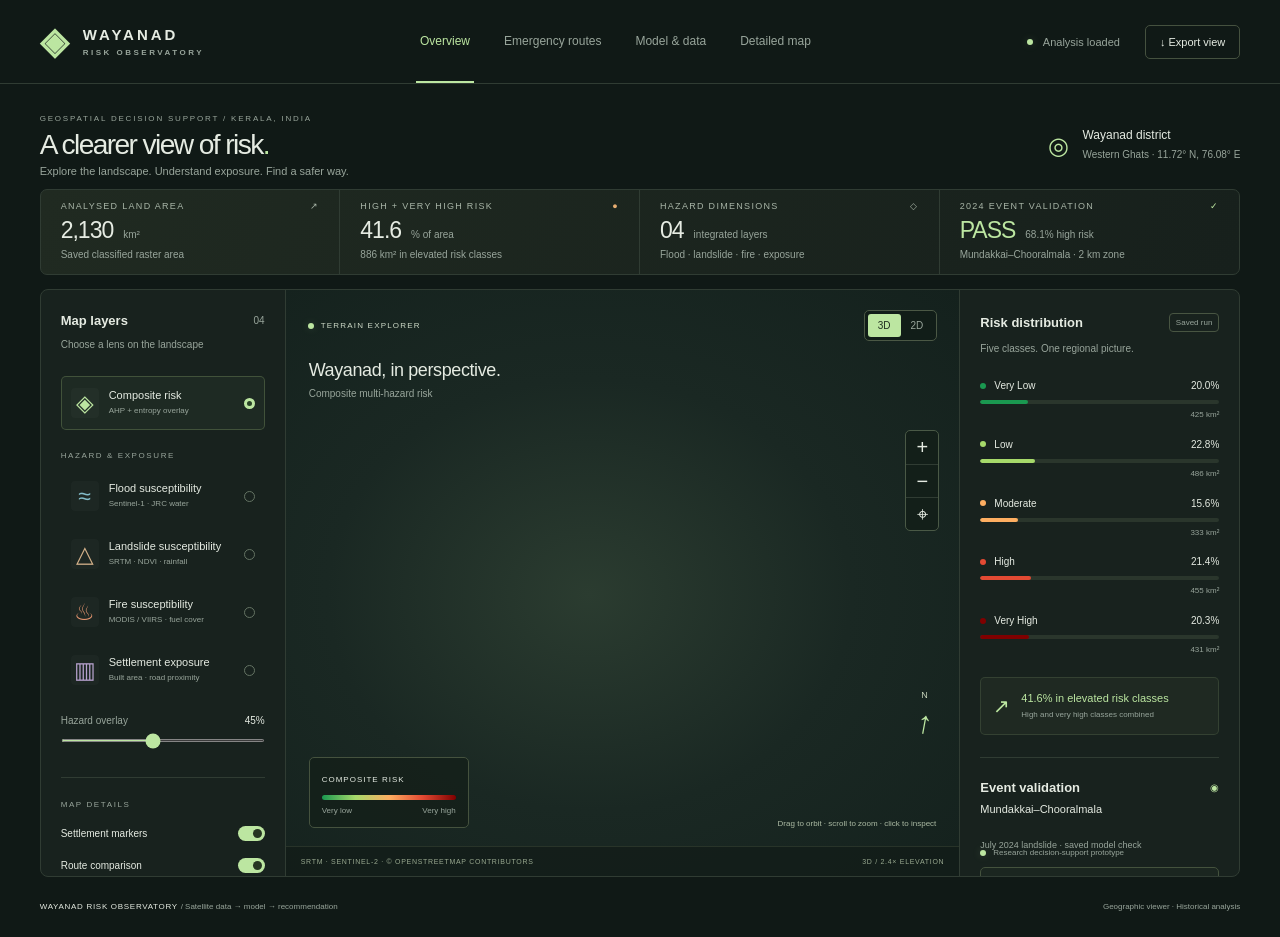
<file: frontend/index.html>
<!doctype html>
<html lang="en">
<head>
  <meta charset="utf-8">
  <meta name="viewport" content="width=device-width, initial-scale=1">
  <meta name="theme-color" content="#101916">
  <title>Wayanad · Risk Observatory</title>
  <link rel="stylesheet" href="styles.css">
</head>
<body>
  <header class="topbar">
    <a class="brand" href="index.html" aria-label="Wayanad Risk Observatory home"><span class="brand-mark">◈</span><span>WAYANAD<span class="brand-sub">RISK OBSERVATORY</span></span></a>
    <nav aria-label="Workspace"><button class="nav-button active" data-tab="overview">Overview</button><button class="nav-button" data-tab="routing">Emergency routes</button><button class="nav-button" data-tab="methods">Model & data</button><button class="nav-button" data-tab="detail">Detailed map</button></nav>
    <div class="header-end"><span class="status-dot"></span><span>Analysis loaded</span><button id="export" class="button quiet">↓ Export view</button></div>
  </header>
  <main>
    <div class="page-heading"><div><div class="eyebrow">GEOSPATIAL DECISION SUPPORT / KERALA, INDIA</div><h1>A clearer view of risk<span>.</span></h1><p>Explore the landscape. Understand exposure. Find a safer way.</p></div><div class="region-tag"><span>◎</span><div>Wayanad district<small>Western Ghats · 11.72° N, 76.08° E</small></div></div></div>
    <section class="metrics" aria-label="Saved analysis summary">
      <article><span class="metric-label">ANALYSED LAND AREA <span>↗</span></span><div><strong id="area">—</strong><span>km²</span></div><small>Saved classified raster area</small></article>
      <article><span class="metric-label">HIGH + VERY HIGH RISK <span class="orange">●</span></span><div><strong id="high-risk">—</strong><span>% of area</span></div><small id="high-area">Loading saved statistics</small></article>
      <article><span class="metric-label">HAZARD DIMENSIONS <span>◇</span></span><div><strong>04</strong><span>integrated layers</span></div><small>Flood · landslide · fire · exposure</small></article>
      <article><span class="metric-label">2024 EVENT VALIDATION <span class="mint">✓</span></span><div><strong id="validation-status" class="mint">—</strong><span id="validation-share">saved result</span></div><small>Mundakkai–Chooralmala · 2 km zone</small></article>
    </section>
    <section class="workspace" aria-label="Interactive terrain workspace">
      <aside class="layer-panel"><div class="panel-title"><h2>Map layers</h2><span>04</span></div><p class="muted">Choose a lens on the landscape</p>
        <button class="layer active" data-layer="risk"><span class="layer-icon composite">◈</span><span>Composite risk<small>AHP + entropy overlay</small></span><span class="radio"></span></button>
        <div class="section-label">HAZARD & EXPOSURE</div>
        <button class="layer" data-layer="flood"><span class="layer-icon flood">≈</span><span>Flood susceptibility<small>Sentinel-1 · JRC water</small></span><span class="radio"></span></button>
        <button class="layer" data-layer="landslide"><span class="layer-icon slide">△</span><span>Landslide susceptibility<small>SRTM · NDVI · rainfall</small></span><span class="radio"></span></button>
        <button class="layer" data-layer="fire"><span class="layer-icon fire">♨</span><span>Fire susceptibility<small>MODIS / VIIRS · fuel cover</small></span><span class="radio"></span></button>
        <button class="layer" data-layer="exposure"><span class="layer-icon exposure">▥</span><span>Settlement exposure<small>Built area · road proximity</small></span><span class="radio"></span></button>
        <div class="slider-row"><label for="opacity">Hazard overlay</label><output id="opacity-value">45%</output></div><input id="opacity" type="range" min="0" max="100" value="45">
        <div class="divider"></div><div class="section-label">MAP DETAILS</div>
        <label class="toggle-row">Settlement markers<input type="checkbox" id="markers" checked><span class="switch"></span></label>
        <label class="toggle-row">Route comparison<input type="checkbox" id="routes" checked><span class="switch"></span></label>
        <label class="toggle-row">Terrain wireframe<input type="checkbox" id="wireframe"><span class="switch"></span></label>
        <label class="toggle-row">Hotspot boundaries<input type="checkbox" id="hotspots"><span class="switch"></span></label>
        <label class="toggle-row">Satellite imagery<input type="checkbox" id="satellite" checked><span class="switch"></span></label>
        <label class="toggle-row">Hillshading<input type="checkbox" id="shade" checked><span class="switch"></span></label>
        <div class="slider-row"><label for="elevation">Vertical exaggeration</label><output id="elevation-value">2.4×</output></div><input id="elevation" type="range" min="0" max="1000" value="240">
        <div class="layer-note"><span>ⓘ</span><p id="terrain-note">Real analysis grids and OSM routes. Elevation is visually exaggerated; imagery is a historical composite.</p></div>
      </aside>
      <div class="scene" id="scene"><canvas id="terrain-bg" aria-hidden="true"></canvas><canvas id="terrain-gl" aria-hidden="true"></canvas><canvas id="terrain" tabindex="0" aria-label="Geographic Wayanad terrain. Drag or use arrow keys to rotate, scroll or use plus and minus to zoom. Click to inspect a raster pixel."></canvas>
        <div class="scene-header"><span class="scene-tag"><span class="status-dot"></span> TERRAIN EXPLORER</span><div class="view-switch"><button id="view3d" class="selected">3D</button><button id="view2d">2D</button></div></div>
        <div class="scene-caption"><h2>Wayanad, in perspective.</h2><p id="scene-layer">Composite multi-hazard risk</p></div>
        <div class="map-controls"><button id="zoom-in" aria-label="Zoom in">+</button><button id="zoom-out" aria-label="Zoom out">−</button><button id="reset" aria-label="Reset camera">⌖</button></div>
        <div class="compass"><span>N</span><div id="compass-arrow">↑</div></div>
        <div id="inspect" class="inspect" hidden aria-live="polite"><button id="close-inspect" aria-label="Close inspection">×</button><div class="eyebrow" id="inspect-source">SAVED RASTER SAMPLE</div><strong id="inspect-class"></strong><p id="inspect-value"></p><small id="inspect-coords"></small></div>
        <div class="map-bottom"><div class="legend"><span id="legend-title">COMPOSITE RISK</span><div class="ramp" id="ramp"></div><div class="legend-labels"><span>Very low</span><span>Very high</span></div></div><span class="interaction-hint">Drag to orbit · scroll to zoom · click to inspect</span></div>
        <div class="scene-footer"><span id="map-attribution">SRTM · SENTINEL-2 · © OPENSTREETMAP CONTRIBUTORS</span><span id="scene-state">3D / 2.4× ELEVATION</span></div>
      </div>
      <aside class="insights-panel">
        <div id="overview-panel"><div class="panel-title"><h2>Risk distribution</h2><span class="pill">Saved run</span></div><p class="muted">Five classes. One regional picture.</p><div id="distribution"></div><div class="insight-callout"><span>↗</span><p><strong id="risk-callout">Loading analysis…</strong><small>High and very high classes combined</small></p></div>
        <div class="divider"></div><div class="panel-title"><h2>Event validation</h2><span class="mint">◉</span></div><p class="validation-name">Mundakkai–Chooralmala</p><p class="muted">July 2024 landslide · saved model check</p><div class="validation-box"><span id="validation-badge">—</span><p id="validation-detail">Loading validation result</p></div><button class="text-button" id="focus-event">Inspect event location <span>↗</span></button></div>
        <div id="routing-panel" hidden><div class="panel-title"><h2>Emergency routes</h2><span class="pill">Computed</span></div><p class="muted">Compare distance and hazard exposure.</p><label class="section-label" for="origin">SETTLEMENT ORIGIN</label><select id="origin"></select><label class="section-label" for="destination">DESTINATION TYPE</label><select id="destination"><option>Hospital</option><option>Shelter</option></select><p class="muted" id="destination-name"></p><button class="text-button" id="focus-route">Focus selected route <span>↗</span></button><div class="route-card"><span class="mint">━ Least-risk path</span><strong id="safe-distance"></strong><small id="safe-risk"></small></div><div class="route-card"><span>┄ Shortest path</span><strong id="short-distance"></strong><small id="short-risk"></small></div><div class="insight-callout"><span>↗</span><p><strong id="route-reduction"></strong><small id="route-increase"></small></p></div><p class="muted" id="route-note"></p><div class="divider"></div><h2>Routing model</h2><p class="muted">Dijkstra minimises length × (1 + 3 × mean risk). Routes and metrics come from the saved Python outputs, not live road conditions.</p></div>
        <div id="methods-panel" hidden><div class="panel-title"><h2>Model & data</h2><span class="pill">MCDM</span></div><p class="muted">Saved combined AHP + entropy weights</p><div id="weights"></div><div class="divider"></div><h2>From satellite to decision</h2><ol class="method-list"><li><strong>Observe</strong><small>Sentinel-1/2, SRTM, CHIRPS, JRC, MODIS/VIIRS, Dynamic World</small></li><li><strong>Model</strong><small>Normalise hazard and exposure to 0–1; combine AHP and entropy weights</small></li><li><strong>Respond</strong><small>Extract hotspots and compare shortest vs least-risk OSM routes</small></li></ol><div class="validation-box"><span>DATA STATUS</span><p id="data-status"></p></div><p class="muted">Point values use the saved 100 m grid (display precision ±0.002). Composite classes use the original class raster. Mesh and imagery are reduced for display.</p></div>
        <div class="source-footer"><span class="status-dot"></span> Research decision-support prototype</div>
      </aside>
    </section>
    <section class="detail-view" id="detail-view" hidden aria-label="Detailed 2D map with facilities, roads and route search">
      <div class="detail-bar">
        <div><div class="eyebrow">DETAILED MAP · 2D</div><h2>Facilities, roads &amp; route search</h2><p class="muted">Every OpenStreetMap facility and road in the district. Search two places to see the shortest and least-risk road routes and everything that lies between them.</p></div>
        <div class="detail-actions"><button id="detail-reload" class="button quiet" type="button">↻ Reload</button><a id="detail-open" class="button quiet" href="../index.html" target="_blank" rel="noopener">Open full page ↗</a><button id="detail-back" class="button" type="button">◈ Back to 3D</button></div>
      </div>
      <div class="detail-frame" id="detail-wrap">
        <div class="detail-state" id="detail-loading"><span class="spinner" aria-hidden="true"></span><strong>Loading the detailed map…</strong><small>The map embeds rasters, roads and 2,500+ facilities (≈ 27 MB). The first load takes a few seconds.</small></div>
        <div class="detail-state" id="detail-missing" hidden><strong>The detailed map was not found</strong><small>This page expects <code>../index.html</code>. Serve the project root so both viewers are reachable:<br><code>python -m http.server 8000</code> then open <code>http://localhost:8000/frontend/</code>.<br>If it does not exist yet, generate it with <code>python -m src.webmap</code>.</small></div>
        <iframe id="detail-frame" title="Detailed Wayanad map: facilities, roads and route search" allow="fullscreen"></iframe>
      </div>
      <ul class="detail-hints" aria-label="What you can do here"><li><b>Master switch</b> turns every facility and road on or off</li><li><b>Categories</b> hospitals, police, shelters, schools, banks, fuel, worship…</li><li><b>A → B search</b> type two places, or pick them on the map</li><li><b>Click anywhere</b> for the risk class and index</li></ul>
    </section>
    <footer class="page-footer"><span>WAYANAD RISK OBSERVATORY <span class="muted">/ Satellite data → model → recommendation</span></span><span class="muted">Geographic viewer · Historical analysis</span></footer>
  </main>
  <script src="data.js"></script><script src="terrain-gl.js"></script><script src="app.js"></script>
</body>
</html>
</file>
<file: frontend/styles.css>
:root{color-scheme:dark;--bg:#101916;--panel:#18221e;--line:#303c33;--muted:#98a59b;--text:#e5ebe2;--mint:#bce6a1;--orange:#e7ad71}*{box-sizing:border-box}body{margin:0;background:var(--bg);color:var(--text);font-family:Inter,"Segoe UI",sans-serif;font-size:13px}button,input,select{font:inherit}button,a,input,select{-webkit-tap-highlight-color:transparent}button{cursor:pointer;color:inherit}button:focus-visible,a:focus-visible,select:focus-visible,input:focus-visible,canvas:focus-visible{outline:2px solid var(--mint);outline-offset:4px}button{border:0;background:none}a{color:inherit;text-decoration:none}[hidden]{display:none!important}.topbar{height:84px;border-bottom:1px solid var(--line);padding:0 3.1%;display:flex;align-items:center;justify-content:space-between;gap:25px}.brand{display:flex;align-items:center;gap:12px;letter-spacing:3px;font-size:15px;font-weight:650}.brand-mark{font-size:37px;color:var(--mint);line-height:1}.brand-sub{display:block;font-size:8px;color:var(--muted);letter-spacing:2.5px;margin-top:5px}nav{display:flex;height:100%;gap:26px}.nav-button{font-size:12px;color:var(--muted);padding:0 4px;border-bottom:2px solid transparent}.nav-button.active{border-color:var(--mint);color:var(--mint)}.header-end{display:flex;gap:10px;align-items:center;font-size:11px;color:var(--muted)}.status-dot{width:6px;height:6px;display:inline-block;border-radius:50%;background:var(--mint);box-shadow:0 0 8px #bce6a130}.button{border:1px solid #45513f;border-radius:5px;padding:10px 14px;font-size:11px}.header-end .button{margin-left:15px;color:var(--text)}main{max-width:1800px;margin:auto;padding:34px 3.1% 0}.page-heading{display:flex;align-items:center;justify-content:space-between;margin-bottom:28px;gap:20px}.eyebrow{font-size:9px;letter-spacing:1.8px;color:var(--muted)}h1{font-size:clamp(28px,2.6vw,42px);font-weight:450;letter-spacing:-1.6px;margin:11px 0 9px}h1 span{color:var(--mint)}.page-heading p{color:var(--muted);font-size:12px;margin:0}.region-tag{display:flex;align-items:center;gap:13px;font-size:12px;padding:12px 0}.region-tag>span{font-size:24px;color:var(--mint)}small{display:block;color:var(--muted);font-size:10px;line-height:1.6}.region-tag small{margin-top:5px}.metrics{display:grid;grid-template-columns:repeat(4,1fr);border:1px solid var(--line);border-radius:7px;overflow:hidden;margin-bottom:24px;background:linear-gradient(110deg,#202a21,#17201c)}.metrics article{padding:19px 23px;border-right:1px solid var(--line)}.metrics article:last-child{border:0}.metric-label{display:flex;justify-content:space-between;gap:10px;font-size:9px;letter-spacing:1.3px;color:#a8b5a7}.metrics article>div{display:flex;align-items:baseline;gap:10px;margin:12px 0 5px}.metrics strong{font-size:29px;font-weight:450;letter-spacing:-1px}.metrics article>div>span{font-size:10px;color:var(--muted)}.mint{color:var(--mint)!important}.orange{color:var(--orange)}.workspace{display:grid;grid-template-columns:245px minmax(300px,1fr) 280px;border:1px solid var(--line);border-radius:8px;overflow:hidden;min-height:590px;background:var(--panel)}.layer-panel,.insights-panel{padding:23px 20px;position:relative}.layer-panel{border-right:1px solid var(--line)}.insights-panel{border-left:1px solid var(--line);padding-bottom:54px}.panel-title{display:flex;justify-content:space-between;align-items:center;gap:10px}h2{font-size:13px;font-weight:550;margin:0}.panel-title>span{font-size:10px;color:var(--muted)}.muted{color:var(--muted);font-size:10px;line-height:1.7}.panel-title+p{margin:8px 0 23px}.layer{display:flex;align-items:center;text-align:left;width:100%;gap:10px;padding:11px 9px;border:1px solid transparent;border-radius:5px;margin:4px 0;font-size:11px}.layer.active{background:#bce6a10b;border-color:#809c6559}.layer small{font-size:8px;margin-top:4px}.layer-icon{display:grid;place-items:center;width:28px;height:30px;border-radius:4px;flex-shrink:0;font-size:23px;background:#ffffff06}.composite{color:var(--mint)}.flood{color:#82bbc8}.slide{color:#d6b38b}.fire{color:#e5956f}.exposure{color:#b7a2ce}.radio{margin-left:auto;width:11px;height:11px;border:1px solid #647363;border-radius:50%;flex-shrink:0}.active .radio{border:3px solid #bce6a1;background:#284126}.section-label{font-size:8px;letter-spacing:1.6px;color:var(--muted);margin:21px 0 9px;display:block}.slider-row{display:flex;justify-content:space-between;align-items:center;font-size:10px;color:var(--muted);margin-top:18px}.slider-row output{color:var(--text);font-size:10px}input[type=range]{width:100%;accent-color:var(--mint);height:3px;cursor:pointer;margin:13px 0}.divider{height:1px;background:var(--line);margin:22px 0}.toggle-row{display:flex;align-items:center;font-size:10px;margin:17px 0;cursor:pointer;position:relative}.toggle-row input{position:absolute;right:0;width:27px;height:16px;opacity:0}.switch{margin-left:auto;width:27px;height:15px;border-radius:20px;background:#3b473e;pointer-events:none}.switch:after{content:"";display:block;border-radius:50%;width:9px;height:9px;background:#899486;margin:3px}.toggle-row input:checked+.switch{background:#bce6a1}.toggle-row input:checked+.switch:after{background:#263522;transform:translateX(12px)}.toggle-row input:focus-visible+.switch{outline:2px solid var(--mint);outline-offset:4px}.layer-note{display:flex;gap:9px;border-top:1px solid var(--line);margin-top:20px;padding-top:15px;color:var(--muted);font-size:9px;line-height:1.6}.layer-note p{margin:0}.scene{position:relative;overflow:hidden;min-height:590px;background:radial-gradient(ellipse at 45% 52%,#2b3c30 0%,#1a2823 50%,#14211d 100%)}canvas{width:100%;height:100%;position:absolute;inset:0;touch-action:none;cursor:grab}canvas:active{cursor:grabbing}.scene-header{position:absolute;top:20px;left:22px;right:22px;display:flex;justify-content:space-between;align-items:center;pointer-events:none}.scene-tag{display:flex;gap:7px;align-items:center;font-size:8px;letter-spacing:1.2px;color:#ccd8c6}.view-switch{display:flex;background:#111c18c9;border:1px solid #4b5845;border-radius:5px;padding:3px;pointer-events:auto}.view-switch button{padding:6px 10px;border-radius:3px;font-size:10px;color:var(--muted)}.view-switch .selected{background:var(--mint);color:#213020}.scene-caption{position:absolute;left:23px;top:70px;pointer-events:none}.scene-caption h2{font-size:18px;font-weight:400;letter-spacing:-.4px}.scene-caption p{font-size:10px;color:var(--muted);margin:7px 0}.map-controls{position:absolute;right:20px;top:140px;display:grid;background:#132019e6;border:1px solid #4a5946;border-radius:5px;overflow:hidden}.map-controls button{width:32px;height:33px;font-size:20px}.map-controls button+button{border-top:1px solid var(--line)}.compass{position:absolute;right:27px;bottom:135px;text-align:center;color:#c7d4bb;font-size:9px;pointer-events:none}.compass div{font-size:31px;color:var(--mint);margin-top:5px}.map-bottom{position:absolute;left:23px;right:23px;bottom:48px;display:flex;align-items:end;justify-content:space-between;gap:12px;pointer-events:none}.legend{width:160px;background:#142019cc;padding:12px;border:1px solid #45523e;border-radius:5px}.legend>span{font-size:8px;letter-spacing:1px}.ramp{height:5px;margin:10px 0 6px;border-radius:3px;background:linear-gradient(90deg,#53754c,#a4ba69,#dfc36d,#db8952,#ba5450)}.legend-labels{display:flex;justify-content:space-between;font-size:8px;color:var(--muted)}.interaction-hint{font-size:8px;color:#acbba4;text-align:right}.scene-footer{position:absolute;bottom:0;left:0;right:0;height:30px;background:#121d18b8;border-top:1px solid #45513e6b;display:flex;justify-content:space-between;align-items:center;padding:0 15px;gap:10px;font-size:7px;letter-spacing:.7px;color:#99a990}.pill{border:1px solid #485542;border-radius:4px;padding:4px 6px;font-size:8px!important}.distribution-row{margin:17px 0}.distribution-label{display:flex;align-items:center;font-size:10px;gap:8px}.distribution-label .dot{width:6px;height:6px;border-radius:50%}.distribution-label .percent{margin-left:auto;font-size:10px}.bar-track{height:4px;background:#2a362c;border-radius:3px;margin:9px 0 5px;overflow:hidden}.bar{height:100%;border-radius:3px}.distribution-row small{font-size:8px;text-align:right}.insight-callout{background:#bce6a10a;border:1px solid #8da16f33;border-radius:5px;padding:12px;display:flex;align-items:center;gap:11px;margin-top:20px}.insight-callout>span{color:var(--mint);font-size:20px}.insight-callout p{margin:0}.insight-callout strong{font-size:11px;color:var(--mint);font-weight:500}.insight-callout small{font-size:8px;margin-top:4px}.validation-name{font-size:11px;margin:18px 0 5px}.validation-name+.muted{font-size:9px;margin:0}.validation-box{border:1px solid #44523d;background:#bce6a105;padding:11px;border-radius:5px;margin-top:14px}.validation-box>span{font-size:8px;color:var(--mint);letter-spacing:1px}.validation-box p{font-size:9px;color:var(--muted);line-height:1.7;margin:7px 0 0}.text-button{display:flex;justify-content:space-between;align-items:center;width:100%;padding:14px 0 0;color:var(--mint);font-size:10px}.source-footer{position:absolute;bottom:19px;left:20px;font-size:8px;display:flex;gap:7px;align-items:center;color:var(--muted)}.page-footer{display:flex;justify-content:space-between;gap:15px;margin:23px 0;font-size:8px;letter-spacing:.7px}.page-footer .muted{font-size:8px;letter-spacing:0}select{background:#202c24;border:1px solid #4c5b44;border-radius:4px;padding:10px;color:var(--text);width:100%;font-size:10px}.route-card{border:1px solid var(--line);padding:14px;margin-top:16px;border-radius:5px}.route-card>span{font-size:10px;color:var(--muted)}.route-card strong{display:block;margin:10px 0 5px;font-size:25px;font-weight:400}.method-list{padding-left:20px;color:var(--mint)}.method-list li{padding:12px 0;font-size:11px}.method-list small{margin-top:5px;font-size:9px}.inspect{position:absolute;top:44%;left:20%;width:210px;background:#121d17f5;border:1px solid #80996b;border-radius:7px;padding:17px;box-shadow:0 15px 40px #0005;pointer-events:none}.inspect button{position:absolute;right:5px;top:5px;pointer-events:auto}.inspect strong{display:block;font-size:17px;font-weight:400;margin-top:10px;color:var(--mint)}.inspect p{font-size:11px}.inspect small{font-size:9px}.inspect .eyebrow{font-size:7px}.weight-row{display:flex;justify-content:space-between;font-size:11px;padding:14px 0;border-bottom:1px solid var(--line)}@media(min-width:1600px){.workspace{grid-template-columns:265px minmax(300px,1fr) 310px;min-height:650px}.scene{min-height:650px}.layer-panel,.insights-panel{padding-left:25px;padding-right:25px}}@media(max-width:1150px){.workspace{grid-template-columns:210px minmax(260px,1fr) 230px}.layer-panel,.insights-panel{padding:19px 14px 45px}.layer{padding:10px 5px;gap:7px;font-size:10px}.layer small{font-size:7px}.interaction-hint{display:none}.metrics article{padding:17px 15px}.metrics strong{font-size:25px}.metric-label{font-size:8px}.header-end>span{display:none}.topbar{gap:15px}nav{gap:17px}}@media(max-width:900px){.workspace{grid-template-columns:200px minmax(0,1fr)}.insights-panel{grid-column:1/-1;border-left:0;border-top:1px solid var(--line);min-height:290px}.insights-panel #overview-panel{display:grid;grid-template-columns:1fr 1fr;gap:0 30px}.insights-panel #overview-panel>.divider{display:none}#distribution{grid-column:1;grid-row:3/8}.insights-panel #overview-panel>.insight-callout{grid-column:2;grid-row:1/3}.metrics{grid-template-columns:repeat(2,1fr)}.metrics article:nth-child(2){border-right:0}.metrics article:nth-child(-n+2){border-bottom:1px solid var(--line)}.region-tag{display:none}.header-end .button{margin:0}.brand{font-size:12px;letter-spacing:2px}.brand-mark{font-size:30px}.brand-sub{font-size:7px}}@media(max-width:600px){.topbar{height:auto;min-height:75px;flex-wrap:wrap;padding:15px 5% 0;gap:10px}.brand{flex:1}.header-end .button{font-size:9px;padding:8px}nav{order:3;width:100%;height:36px;justify-content:space-between}.nav-button{font-size:10px}main{padding:25px 4% 0}.eyebrow{font-size:7px;letter-spacing:1.1px}.page-heading{margin-bottom:20px}.page-heading p{font-size:10px}h1{font-size:29px}.metrics{margin-bottom:16px}.metrics article{padding:15px 12px}.metrics strong{font-size:24px}.metrics article>div{gap:6px}.metrics small{font-size:8px}.metric-label{font-size:7px;letter-spacing:.7px}.workspace{display:flex;flex-direction:column}.scene{order:0;height:460px;min-height:460px}.layer-panel{order:1;border:0;border-top:1px solid var(--line);display:grid;grid-template-columns:1fr 1fr;gap:0 12px;padding:18px}.layer-panel>.panel-title,.layer-panel>.muted,.layer-panel>.section-label,.layer-panel>.divider,.layer-note{grid-column:1/-1}.layer-panel>.muted{margin-bottom:10px}.layer-panel>.slider-row{grid-column:1/-1}.layer-panel>input[type=range]{grid-column:1/-1}.layer-panel>.layer:first-of-type{grid-column:1/-1}.layer{font-size:10px}.layer small{font-size:8px}.insights-panel{order:2;padding:22px 18px 50px}.insights-panel #overview-panel{display:block}.distribution-row{margin:14px 0}.scene-header{top:15px;left:16px;right:16px}.scene-caption{left:16px;top:65px}.scene-caption h2{font-size:17px}.map-bottom{left:16px;right:16px}.page-footer{flex-direction:column;font-size:7px}.inspect{left:15%}.scene-footer{font-size:6px}.compass{bottom:120px}.layer-note{margin-top:15px}}

/* ---- Layout fix: keep the 3D map above the fold on desktop/laptop screens ----------------------------------
   The hero heading and metric cards used ~310 px of vertical space, pushing the terrain below the fold on a
   768 px-high screen. Compact them and let the workspace fill the rest of the viewport. */
@media (min-width:1001px){
  .page-heading{margin-bottom:12px;margin-top:-4px}
  .page-heading h1{font-size:clamp(24px,2.2vw,34px);margin:6px 0 4px}
  .page-heading p{font-size:11px}
  .page-heading .eyebrow{font-size:8px}
  .metrics{margin-bottom:14px}
  .metrics article{padding:11px 20px}
  .metrics article>div{margin:6px 0 3px}
  .metrics strong{font-size:23px}
  .workspace{height:max(480px,calc(100vh - 312px));min-height:0;grid-template-rows:minmax(0,1fr)}
  .scene{min-height:0;height:100%}
  .layer-panel,.insights-panel{overflow-y:auto;min-height:0;scrollbar-width:thin;scrollbar-color:#3b4b3d transparent}
}
@media (min-width:1001px) and (max-height:820px){
  .page-heading>div:first-child p{display:none}
}

/* ---- Detailed map tab: hosts the 2D facilities / roads / search map in a themed frame ---------------------- */
body.detail-mode .page-heading,body.detail-mode .metrics,body.detail-mode .workspace{display:none}
.detail-view{display:block}.detail-view[hidden]{display:none}
.detail-bar{display:flex;justify-content:space-between;align-items:flex-end;gap:24px;margin:2px 0 16px}
.detail-bar h2{font-size:clamp(20px,1.9vw,28px);font-weight:450;letter-spacing:-.8px;margin:7px 0 5px}
.detail-bar .muted{max-width:640px;margin:0}
.detail-actions{display:flex;gap:9px;flex-wrap:wrap;justify-content:flex-end}
.detail-actions .button{text-decoration:none;color:var(--text);background:#18221e;cursor:pointer;display:inline-flex;align-items:center;gap:6px;line-height:1}
.detail-actions .button:hover{border-color:var(--mint);color:var(--mint)}
.detail-actions #detail-back{background:var(--mint);color:#13251a;border-color:var(--mint);font-weight:600}
.detail-actions #detail-back:hover{filter:brightness(1.08);color:#13251a}
.detail-frame{position:relative;height:max(520px,calc(100vh - 262px));border:1px solid var(--line);border-radius:8px;overflow:hidden;background:radial-gradient(ellipse at 50% 40%,#22322a 0%,#18221e 70%);box-shadow:0 18px 50px #0006}
.detail-frame iframe{position:absolute;inset:0;width:100%;height:100%;border:0;opacity:0;transition:opacity .45s ease}
.detail-frame.ready iframe{opacity:1}
.detail-state{position:absolute;inset:0;display:flex;flex-direction:column;align-items:center;justify-content:center;gap:10px;text-align:center;padding:30px;z-index:2;pointer-events:none}
.detail-state[hidden]{display:none}.detail-frame.ready #detail-loading{display:none}
.detail-state strong{font-size:15px;font-weight:450;color:var(--text)}
.detail-state small{font-size:11px;color:var(--muted);line-height:1.8;max-width:520px}
.detail-state code{background:#0f1814;border:1px solid var(--line);border-radius:4px;padding:2px 7px;color:var(--mint);font-size:10.5px}
.spinner{width:30px;height:30px;border-radius:50%;border:2px solid #34443a;border-top-color:var(--mint);animation:spin .9s linear infinite}
@keyframes spin{to{transform:rotate(360deg)}}
.detail-hints{list-style:none;margin:14px 0 4px;padding:0;display:grid;grid-template-columns:repeat(4,1fr);gap:10px}
.detail-hints li{font-size:10px;color:var(--muted);line-height:1.6;background:#18221e;border:1px solid var(--line);border-radius:6px;padding:10px 12px}
.detail-hints b{display:block;color:var(--mint);font-weight:500;font-size:10.5px;margin-bottom:2px}
@media (max-width:1000px){.detail-bar{flex-direction:column;align-items:flex-start}.detail-actions{justify-content:flex-start}.detail-hints{grid-template-columns:repeat(2,1fr)}.detail-frame{height:max(480px,calc(100vh - 330px))}}
@media (max-width:600px){.detail-hints{grid-template-columns:1fr}.detail-actions .button{flex:1;justify-content:center}}

/* ---- WebGL terrain stack: background (grid + skirt) -> GL terrain -> overlay (routes, labels, markers) ---- */
#terrain-bg,#terrain-gl{pointer-events:none;cursor:default}
#terrain-gl[hidden],#terrain-bg[hidden]{display:none}
#terrain{background:transparent}
</file>
